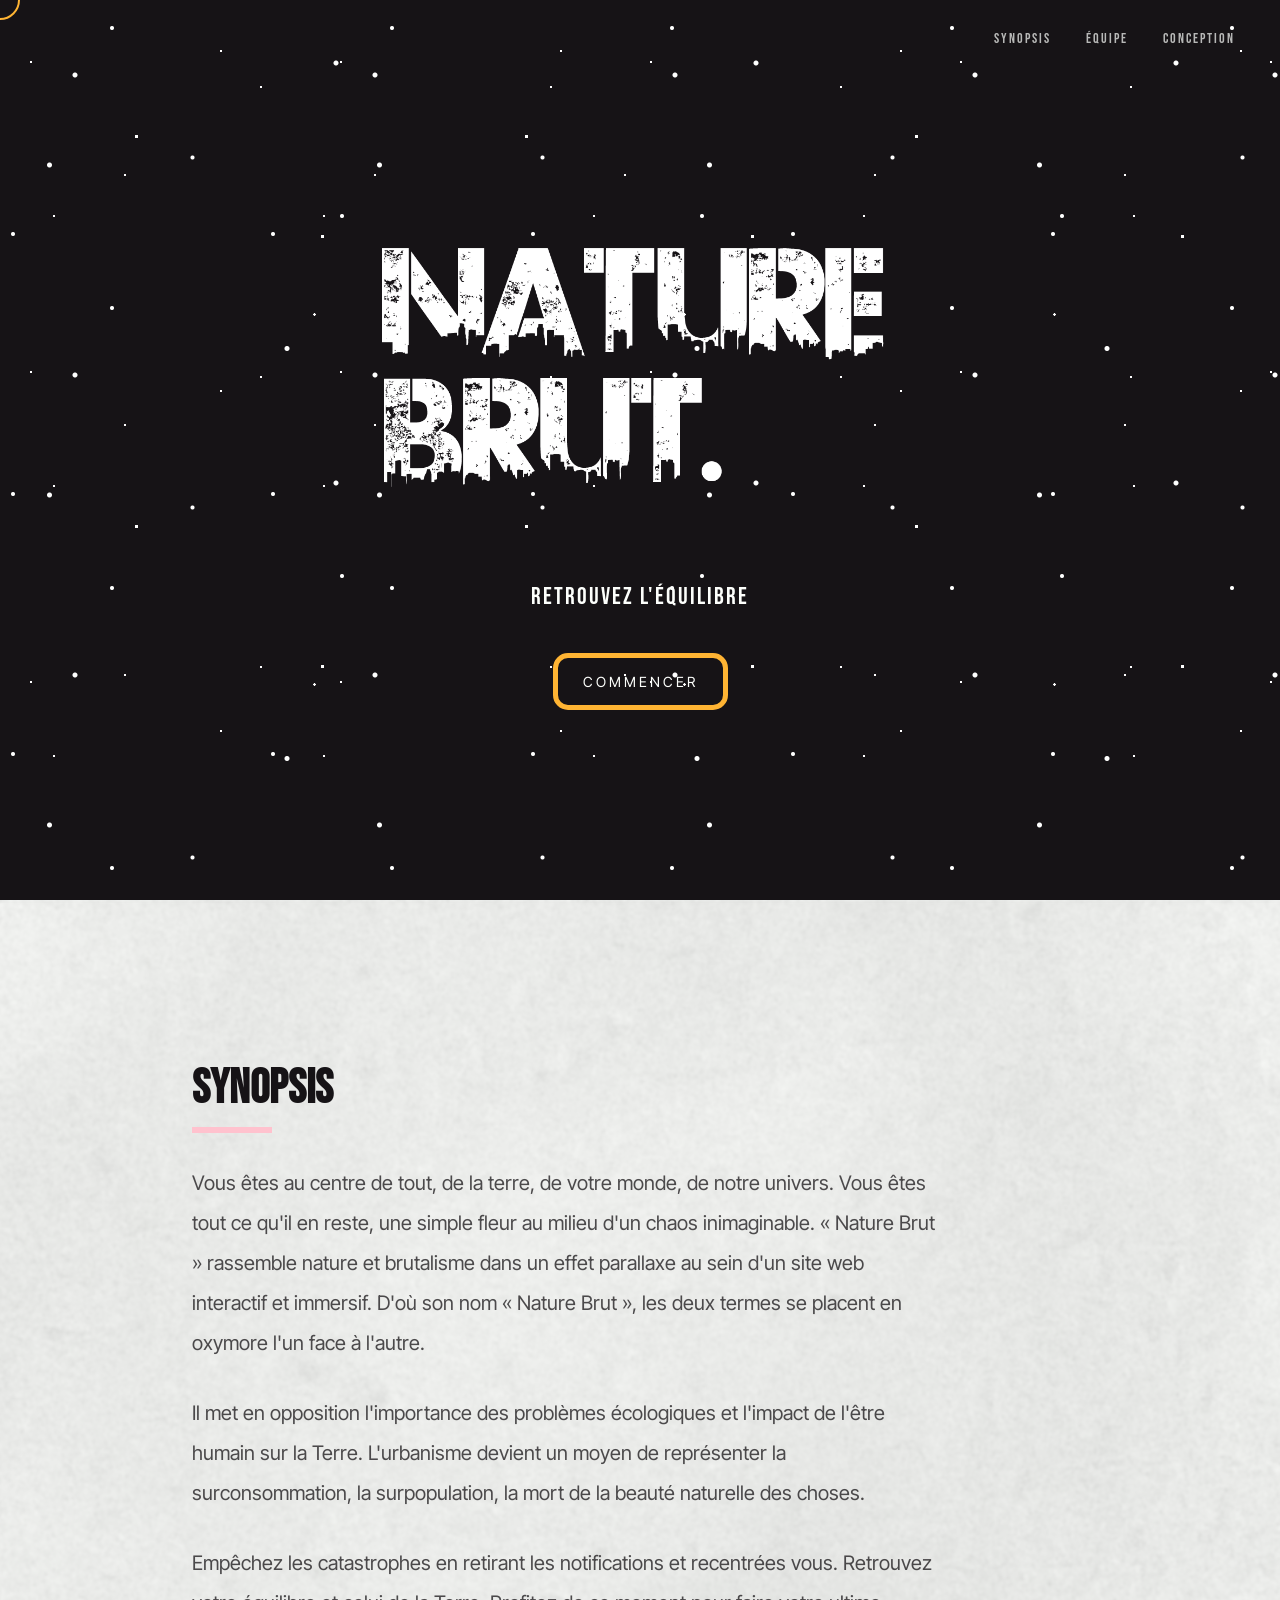
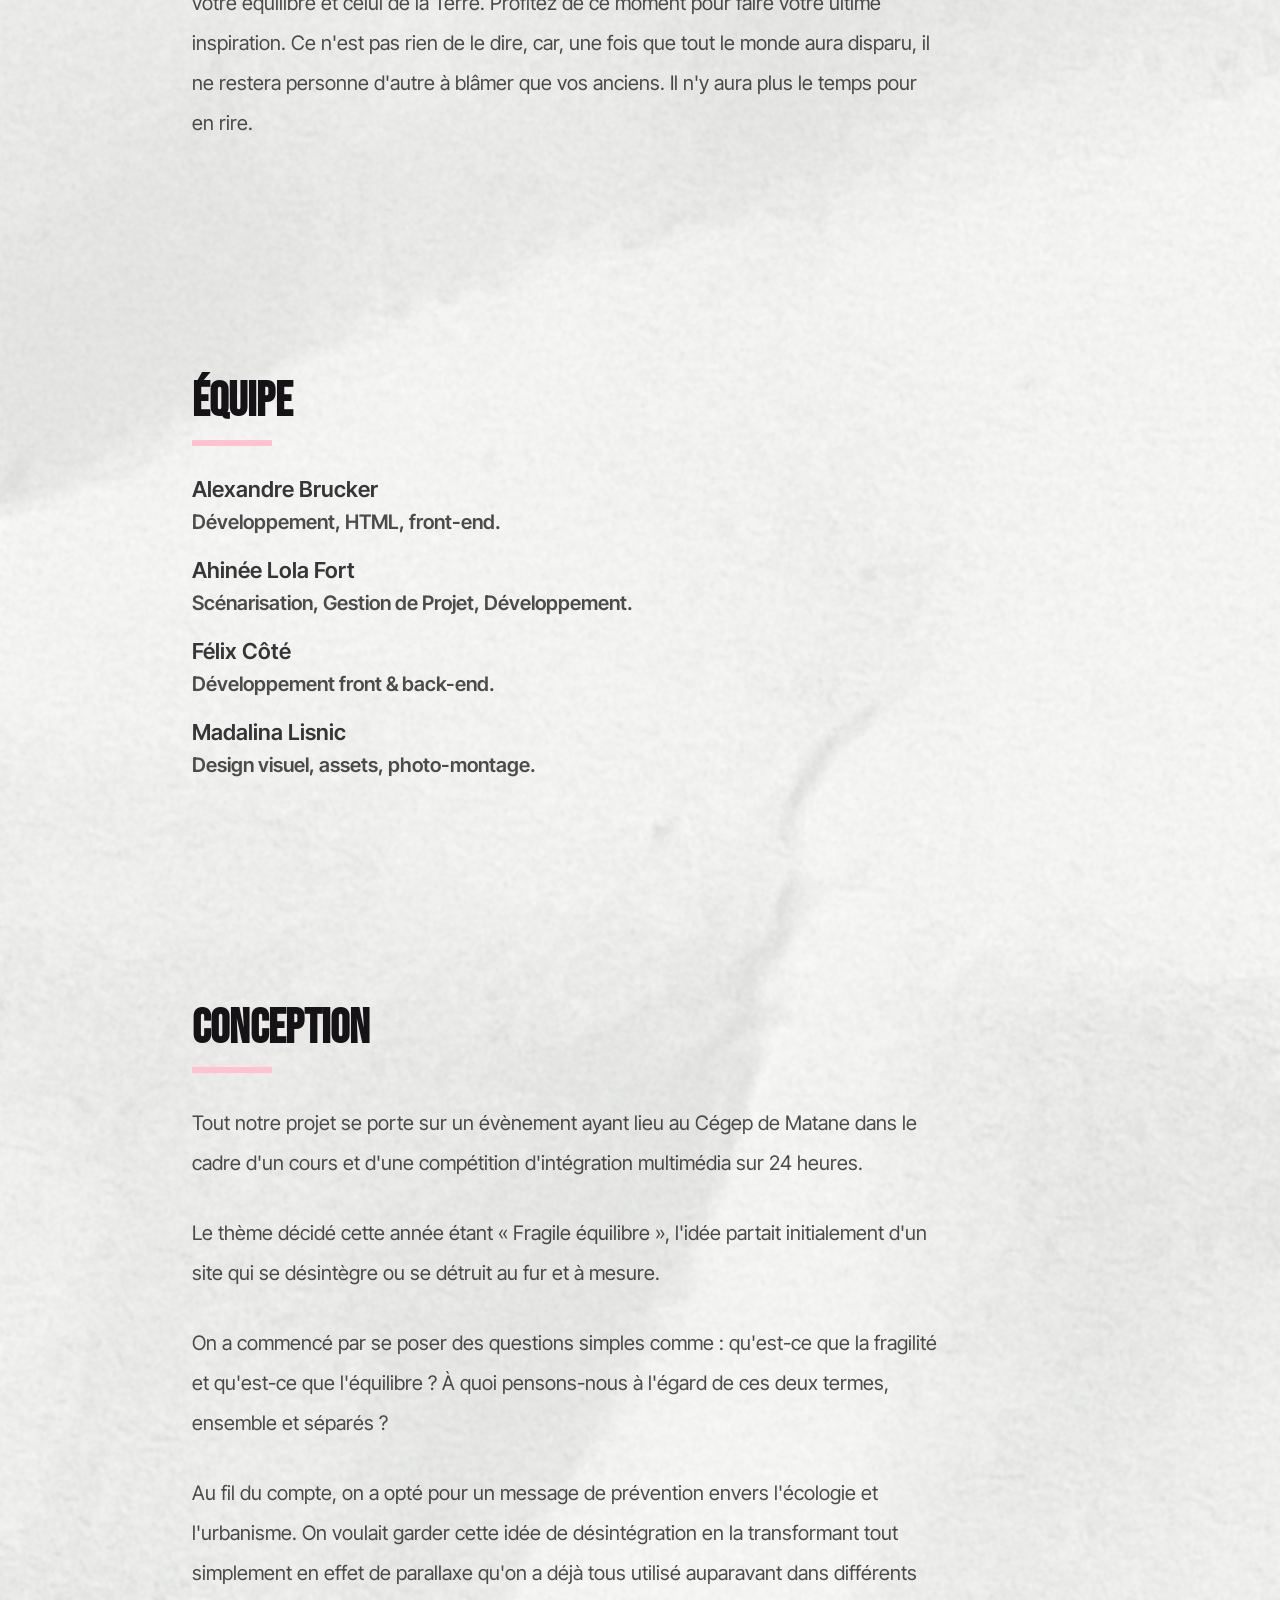
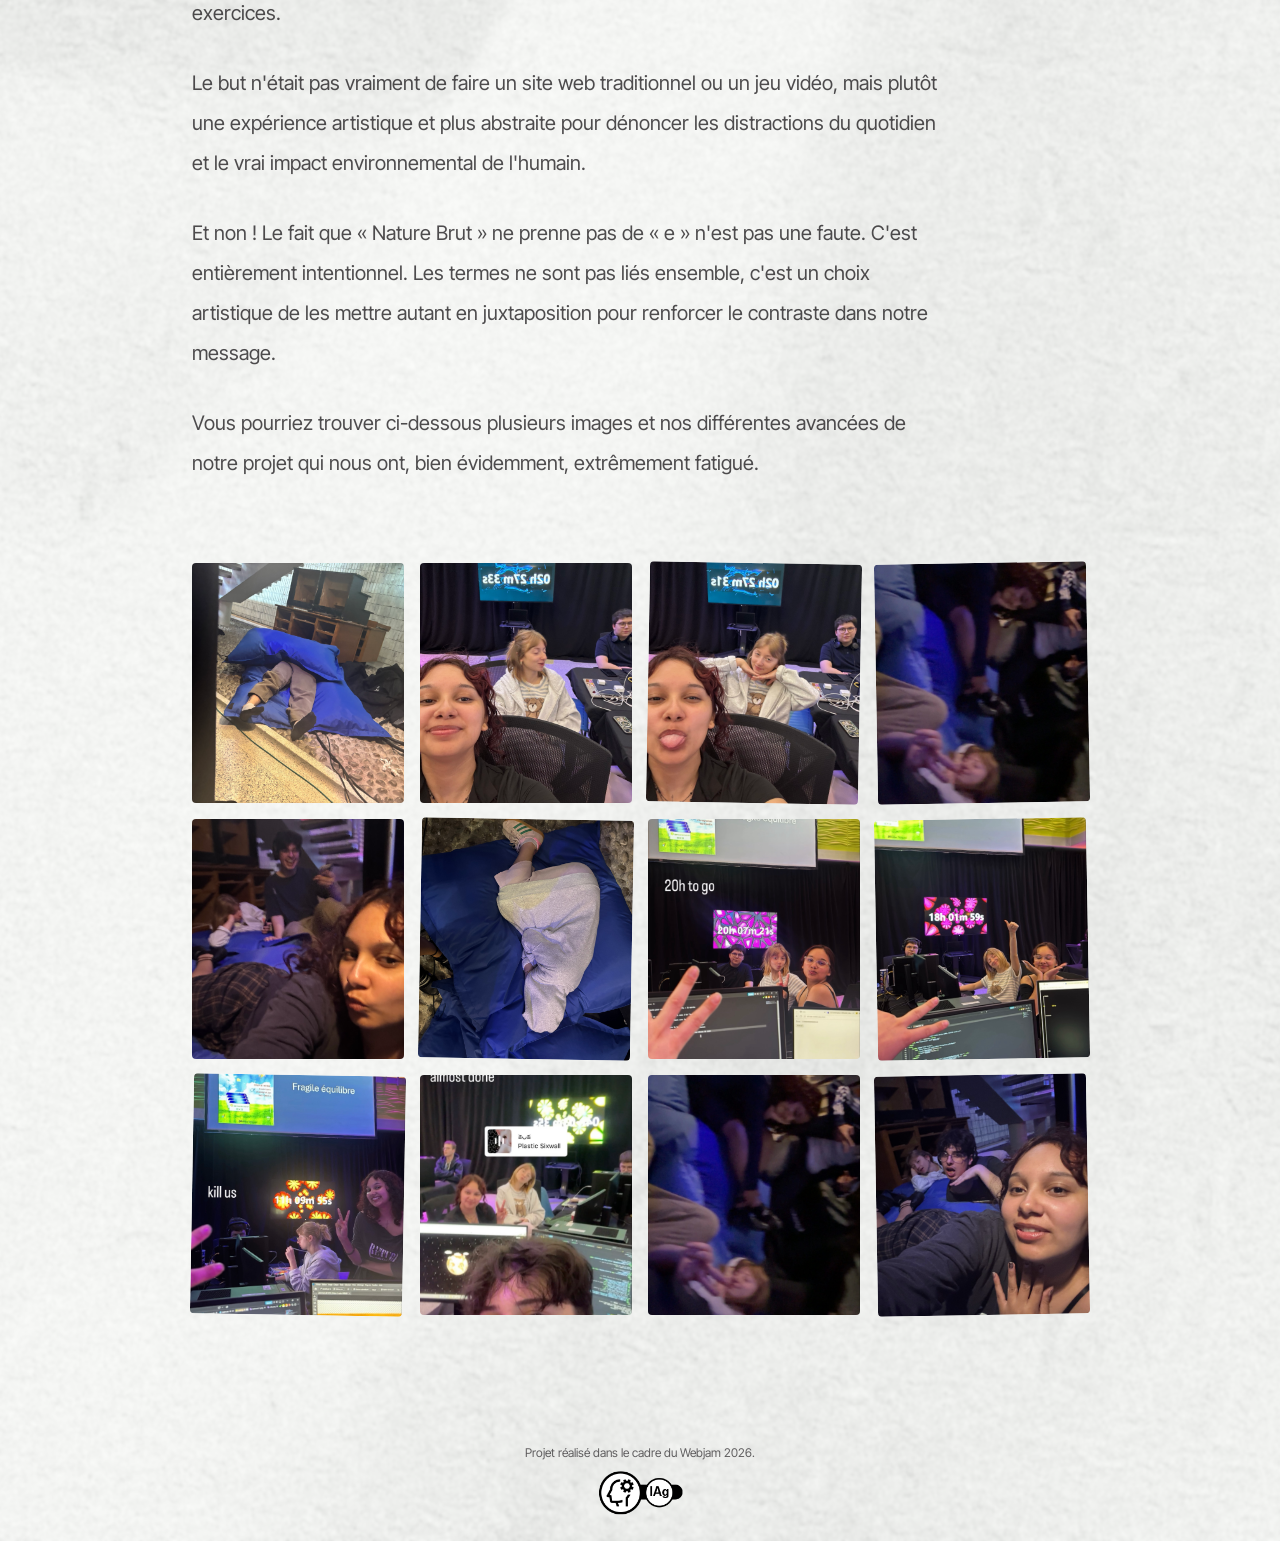
<file: index.html>
<!DOCTYPE html>
<html lang="fr">

<head>
    <meta charset="UTF-8">
    <meta name="viewport" content="width=device-width, initial-scale=1.0">
    <title>NATURE BRUT</title>
    <link rel="stylesheet" href="main.css">
    <link rel="stylesheet" href="commun.css">
    <script src="./scripts/transition.js" defer></script></head>

<body>
    <!-- overlay video decoratif -->
    <div class="overlay">
        <video src="./images/overlay.mp4" autoplay muted loop playsinline></video>
    </div>

    <div class="etoiles"></div>

    <header class="site-header">
        <nav class="main-nav" aria-label="Navigation principale">
            <a href="#synopsis">Synopsis</a>
            <a href="#equipe">Équipe</a>
            <a href="#conception">Conception</a>
        </nav>
    </header>

    <main>

        <section class="hero" id="accueil">

            <div class="hero-content">
                <h1 class="reveal logo-title">
                    <img src="images/logo-blanc.png" alt="Nature Brut" class="hero-logo titre-anim">
                </h1>
                <p class="subtitle reveal reveal-delay">Retrouvez l'équilibre</p>
                <a href="jeu.html" class="start-button">
                    Commencer
                </a>
            </div>
        </section>

        <div class="contenu-clair">

            <section id="synopsis" class="info-section">
                <h2 class="reveal">Synopsis</h2>

                <p class="reveal reveal-delay">
                    Vous êtes au centre de tout, de la terre, de votre monde, de notre univers. Vous êtes tout ce qu'il en reste, une simple fleur au milieu d'un chaos inimaginable. « Nature Brut » rassemble nature et brutalisme dans un effet parallaxe au sein d'un site web interactif et immersif. D'où son nom « Nature Brut », les deux termes se placent en oxymore l'un face à l'autre.
                </p>

                <p class="reveal reveal-delay">
                    Il met en opposition l'importance des problèmes écologiques et l'impact de l'être humain sur la Terre. L'urbanisme devient un moyen de représenter la surconsommation, la surpopulation, la mort de la beauté naturelle des choses.
                </p>

                <p class="reveal reveal-delay">
                    Empêchez les catastrophes en retirant les notifications et recentrées vous. Retrouvez votre équilibre et celui de la Terre. Profitez de ce moment pour faire votre ultime inspiration. Ce n'est pas rien de le dire, car, une fois que tout le monde aura disparu, il ne restera personne d'autre à blâmer que vos anciens. Il n'y aura plus le temps pour en rire.
                </p>


            </section>


            <section id="equipe" class="info-section">
                <h2 class="reveal">Équipe</h2>

                <ul>
                    <li class="reveal reveal-delay">Alexandre Brucker
                        <p>Développement, HTML, front-end.</p>
                    </li>
                    <li class="reveal reveal-delay-2">Ahinée Lola Fort 
                        <p>Scénarisation, Gestion de Projet, Développement.</p>
                    </li>
                    <li class="reveal reveal-delay-3">Félix Côté
                        <p>Développement front & back-end.</p>
                    </li>
                    <li class="reveal reveal-delay-4">Madalina Lisnic
                        <p>Design visuel, assets, photo-montage.</p>
                    </li>
                </ul>
            </section>

              <section id="conception" class="info-section">
                <h2 class="reveal">Conception</h2>
                <ul>
                    <p class="reveal reveal-delay">Tout notre projet se porte sur un évènement ayant lieu au Cégep de Matane dans le cadre d'un cours et d'une compétition d'intégration multimédia sur 24 heures.</p>
                        
                        <p class="reveal reveal-delay">Le thème décidé cette année étant « Fragile équilibre », l'idée partait initialement d'un site qui se désintègre ou se détruit au fur et à mesure.</p>

                       <p class="reveal reveal-delay">On a commencé par se poser des questions simples comme : qu'est-ce que la fragilité et qu'est-ce que l'équilibre ? À quoi pensons-nous à l'égard de ces deux termes, ensemble et séparés ?</p>
                         
                        <p class="reveal reveal-delay">Au fil du compte, on a opté pour un message de prévention envers l'écologie et l'urbanisme. On voulait garder cette idée de désintégration en la transformant tout simplement en effet de parallaxe qu'on a déjà tous utilisé auparavant dans différents exercices.</p>
                         
                       <p class="reveal reveal-delay">Le but n'était pas vraiment de faire un site web traditionnel ou un jeu vidéo, mais plutôt une expérience artistique et plus abstraite pour dénoncer les distractions du quotidien et le vrai impact environnemental de l'humain.</p>
                         
                      <p class="reveal reveal-delay">Et non ! Le fait que « Nature Brut » ne prenne pas de « e » n'est pas une faute. C'est entièrement intentionnel. Les termes ne sont pas liés ensemble, c'est un choix artistique de les mettre autant en juxtaposition pour renforcer le contraste dans notre message.</p>
                       
                        <p class="reveal reveal-delay">Vous pourriez trouver ci-dessous plusieurs images et nos différentes avancées de notre projet qui nous ont, bien évidemment, extrêmement fatigué.</p>
                </ul>
                <div class="mini-galerie reveal reveal-delay">

                    <img src="images/1.jpg" alt="Conception du projet pendant le Webjam">
                    <img src="images/2.jpg" alt="Équipe pendant le Webjam">
                    <img src="images/3.jpg" alt="Équipe pendant le Webjam">
                    <img src="images/4.jpg" alt="Travail sur le projet">
                    <img src="images/5.jpg" alt="Travail en équipe">
                    <img src="images/6.jpg" alt="Pause pendant le Webjam">
                    <img src="images/7.jpg" alt="Avancement du projet">
                    <img src="images/8.jpg" alt="Avancement du projet">
                    <img src="images/9.jpg" alt="Travail pendant le Webjam">
                    <img src="images/10.jpg" alt="Équipe devant le projet">
                    <img src="images/11.jpg" alt="Travail pendant la nuit">
                    <img src="images/12.jpg" alt="Équipe pendant le Webjam">

                </div>
            </section>

            <footer class="site-footer">
                <p>Projet réalisé dans le cadre du Webjam 2026.</p>

                <img src="images/ia.png" alt="Mention d'utilisation de l'intelligence artificielle" class="ia-logo">
            </footer>

        </div>

    </main>



    <!-- pour les éléments à faire apparaître au scroll -->
    <script>
        const elements = document.querySelectorAll(".reveal");
        const observer = new IntersectionObserver((entries) => {
            entries.forEach((entry) => {

                if (entry.isIntersecting) {
                    entry.target.classList.add("visible");
                }

            });
        }, {
            threshold: 0.2
        });

        elements.forEach((element) => {
            observer.observe(element);
        });
    </script>


    <!-- pour le cercle autour du curseur -->
    <div class="cursor-circle"></div>

    <script>
        const cursorCircle = document.querySelector(".cursor-circle");

        let mouseX = 0;
        let mouseY = 0;

        let circleX = 0;
        let circleY = 0;
        document.addEventListener("mousemove", (event) => {
            mouseX = event.clientX;
            mouseY = event.clientY;
        });

        function animateCursor() {
            // mouvement fluide avec un léger retard
            circleX += (mouseX - circleX) * 0.12;
            circleY += (mouseY - circleY) * 0.12;

            cursorCircle.style.left = circleX + "px";
            cursorCircle.style.top = circleY + "px";

            requestAnimationFrame(animateCursor);
        }
        animateCursor();
    </script>

    <!-- Musique de fond de la page d'accueil -->
    <audio id="musique-accueil" src="./sons/fond_accueil.mp3" loop preload="auto"></audio>

    <script>
        const musiqueAccueil = document.getElementById("musique-accueil");

        // Volume assez faible pour rester en fond
        musiqueAccueil.volume = 0.3;

        let musiqueLancee = false;

        function lancerMusiqueAccueil() {
            if (musiqueLancee) {
                return;
            }

            musiqueLancee = true;
            musiqueAccueil.play().catch(() => {});
        }

        // Le navigateur demande une interaction avant d'autoriser le son
        window.addEventListener("pointerdown", lancerMusiqueAccueil, { once: true });
        window.addEventListener("keydown", lancerMusiqueAccueil, { once: true });
        window.addEventListener("wheel", lancerMusiqueAccueil, { once: true });
    </script>
</body>

</html>
</file>
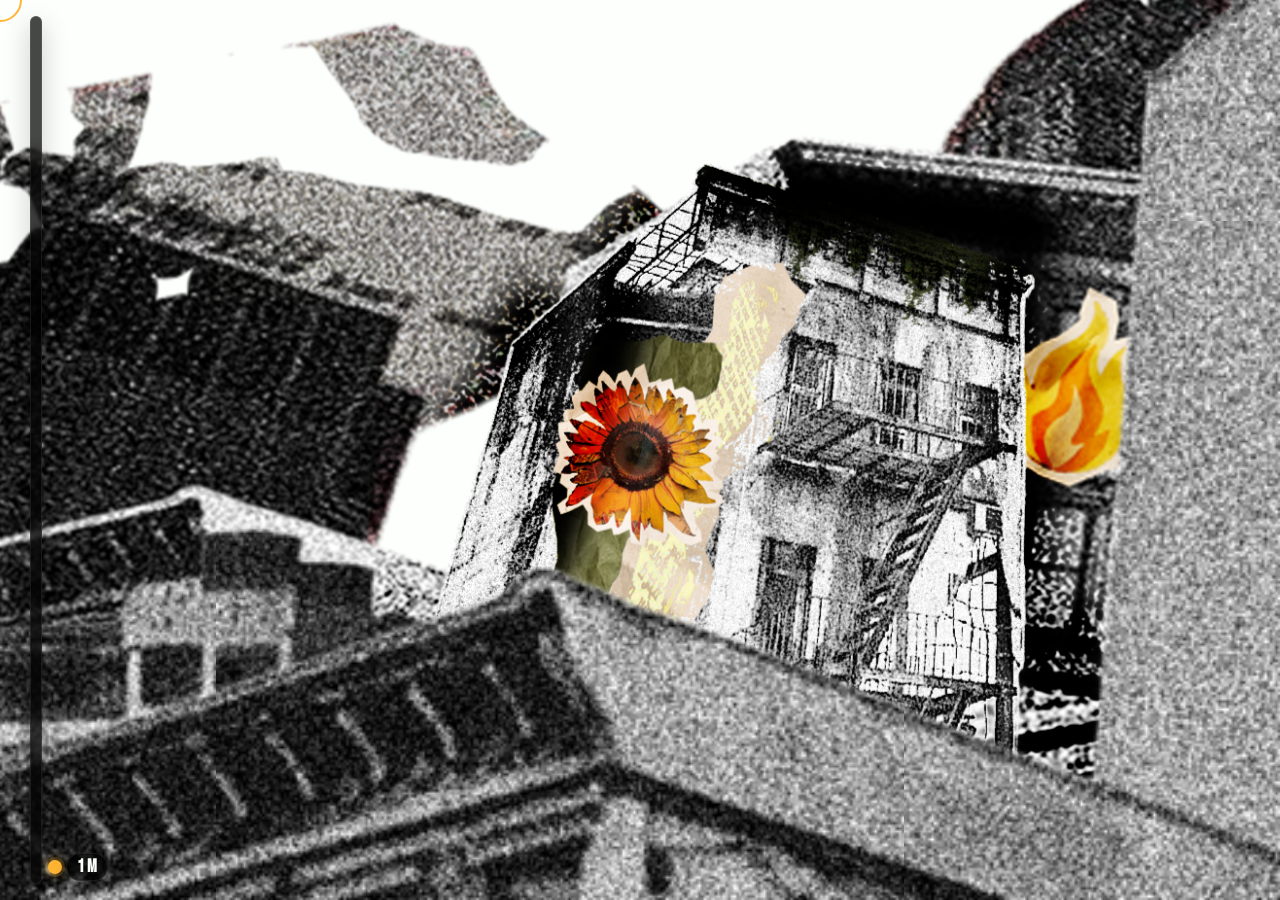
<file: jeu.html>
<!doctype html>
<html lang="fr">

  <head>
    <meta charset="UTF-8" />
    <meta name="viewport" content="width=device-width, initial-scale=1.0" />
    <script src="./scripts/main.js" defer></script>
    <script src="./scripts/transition.js" defer></script>
    <script src="./scripts/notifications.js" defer></script>
    <script src="./scripts/video.js" defer></script>
    <script src="./scripts/animation.js" defer></script>
    <script src="./scripts/son.js"></script>
    <link rel="stylesheet" href="./jeu.css" />
    <link rel="stylesheet" href="./commun.css" />
  <link rel="stylesheet" href="./notifications.css">
    <title>NATURE BRUT</title>
  </head>

  <body>
    <!-- overlay video decoratif -->
    <div class="overlay">
      <video src="./images/overlay.mp4" autoplay muted loop playsinline></video>
    </div>
    <!-- échelle d'altitude à gauche -->
    <div id="echelle">
      <div id="echelle-barre">
        <div id="echelle-curseur"><span id="echelle-altitude"></span></div>
      </div>
    </div>

    <!-- les couches, de la plus loin à la plus proche -->
    <div id="scene">
      <div id="couche-etoiles" class="couche etoiles"></div>
      <div id="couche-ciel" class="couche"></div>
      <div id="couche-texte" class="couche">RESPIRE</div>
      <div id="couche-planete" class="couche"></div>
      <!-- bâtisses derrière le sol, centrées sur le milieu du haut du sol -->
      <div id="couche-batisse" class="couche"></div>
      <div id="couche-sol" class="couche"></div>
      <!-- batiment pour blender, en avant du sol -->
      <div id="couche-filler" class="couche"></div>
    <!-- nuages et satellites animés (scripts/animation.js), collés sur la planète,
         en avant de la ville pour cacher sa disparition -->
    <div id="couche-orbite" class="couche">
      <div id="nuages-1" class="animation" data-dossier="./images/animation-nuage/"></div>
      <div id="nuages-2" class="animation" data-dossier="./images/animation-nuage/"></div>
      <div id="satellite-1" class="animation" data-dossier="./images/animation-satelite/"></div>
      <div id="satellite-2" class="animation" data-dossier="./images/animation-satelite/"></div>
      <!-- l'avion ne bouge pas, c'est juste une image -->
      <div id="avion"></div>
    </div>
  </div>
    <div id="notifications"></div>
    <!-- Écran de fin : apparaît quand on arrive à 10 000 km -->
    <div id="fin-experience" class="fin-experience">
      <p>Retrouvez l'équilibre.</p>
    </div>

  </body>

<!-- pour le cercle autour du curseur -->
<div class="cursor-circle"></div>

  <script>
    const cursorCircle = document.querySelector(".cursor-circle");

    let mouseX = 0;
    let mouseY = 0;

    let circleX = 0;
    let circleY = 0;
    document.addEventListener("mousemove", (event) => {
      mouseX = event.clientX;
      mouseY = event.clientY;
    });

    function animateCursor() {
      // mouvement fluide avec un léger retard
      circleX += (mouseX - circleX) * 0.12;
      circleY += (mouseY - circleY) * 0.12;

      cursorCircle.style.left = circleX + "px";
      cursorCircle.style.top = circleY + "px";

      requestAnimationFrame(animateCursor);
    }
    animateCursor();
  </script>

</html>
</file>
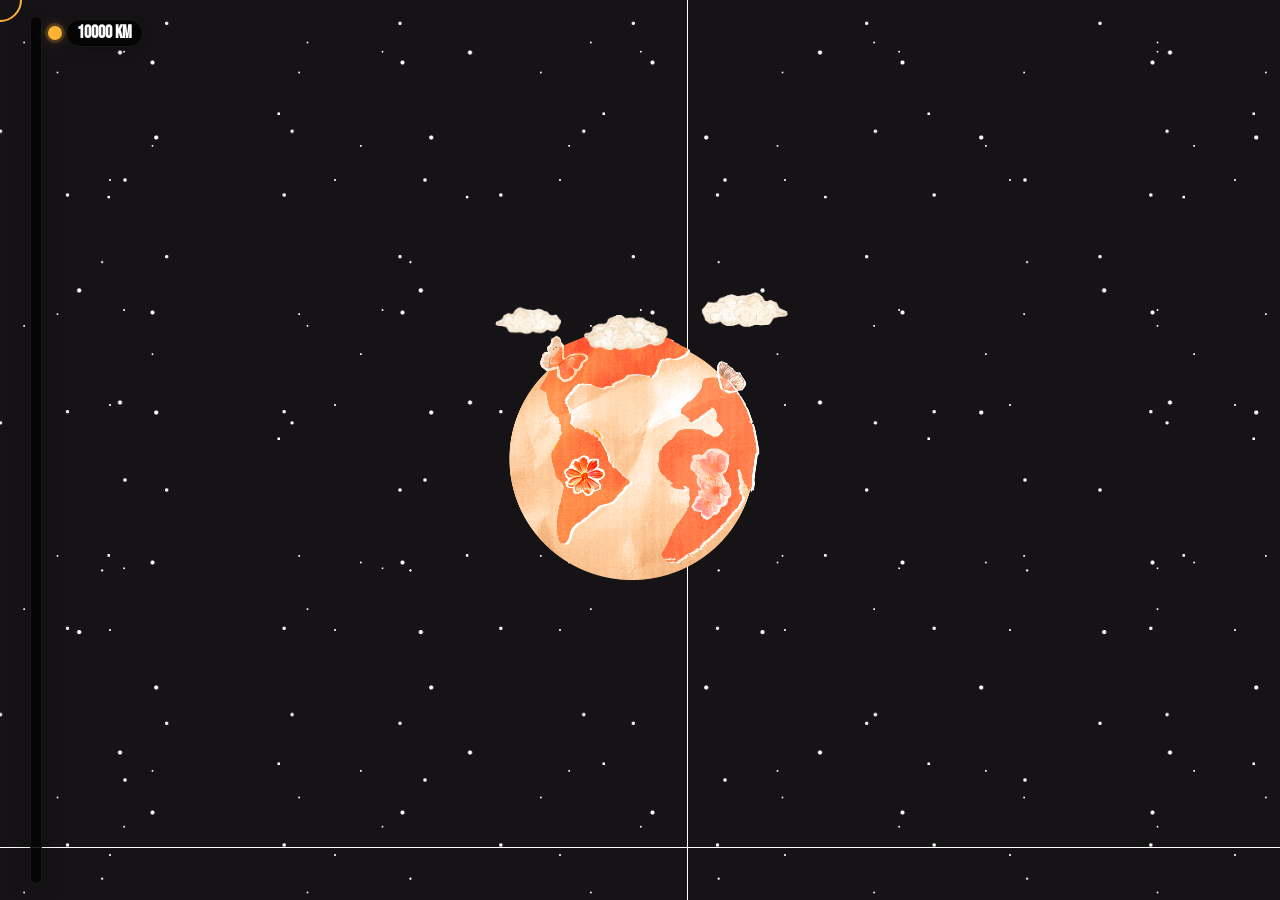
<file: retour.html>
<!doctype html>
<html lang="fr">

  <head>
    <meta charset="UTF-8" />
    <meta name="viewport" content="width=device-width, initial-scale=1.0" />
    <script src="./scripts/retour.js" defer></script>
    <script src="./scripts/transition.js" defer></script>
    <script src="./scripts/video.js" defer></script>
    <script src="./scripts/animation.js" defer></script>
    <script src="./scripts/son-retour.js" defer></script>
    <link rel="stylesheet" href="./retour.css" />
    <link rel="stylesheet" href="./commun.css" />
    <title>NATURE BRUT</title>
  </head>

  <body>
    <!-- overlay video decoratif -->
    <div class="overlay">
      <video src="./images/overlay.mp4" autoplay muted loop playsinline></video>
    </div>
    <!-- échelle d'altitude à gauche -->
    <div id="echelle">
      <div id="echelle-barre">
        <div id="echelle-curseur"><span id="echelle-altitude"></span></div>
      </div>
    </div>

    <!-- les couches, de la plus loin à la plus proche -->
    <div id="scene">
      <div id="couche-etoiles" class="couche etoiles"></div>
      <div id="couche-ciel" class="couche"></div>
      <div id="couche-planete" class="couche"></div>
      <!-- bâtisses derrière le sol, centrées sur le milieu du haut du sol -->
      <div id="couche-batisse" class="couche"></div>
      <div id="couche-sol" class="couche"></div>
      <!-- batiment pour blender, en avant du sol -->
      <div id="couche-filler" class="couche"></div>
    <!-- nuages animés (scripts/animation.js), collés sur la planète,
         en avant de la ville pour cacher son apparition -->
    <div id="couche-orbite" class="couche">
      <div id="nuages-1" class="animation" data-dossier="./images/animation-nuage/"></div>
      <div id="nuages-2" class="animation" data-dossier="./images/animation-nuage/"></div>
    </div>
  </div>
    <!-- Écran de fin : apparaît quand on est revenu au sol -->
    <div id="fin-experience" class="fin-experience">
      <!-- le vol (la boîte) et le battement d'ailes (l'image) sont deux animations de retour.css -->
      <div class="papillon-vol">
        <img src="./images/extra/papillon-frame1.png" alt="" />
      </div>
      <p>Équilibre rétabli</p>
    </div>

  </body>

<!-- pour le cercle autour du curseur -->
<div class="cursor-circle"></div>

  <script>
    const cursorCircle = document.querySelector(".cursor-circle");

    let mouseX = 0;
    let mouseY = 0;

    let circleX = 0;
    let circleY = 0;
    document.addEventListener("mousemove", (event) => {
      mouseX = event.clientX;
      mouseY = event.clientY;
    });

    function animateCursor() {
      // mouvement fluide avec un léger retard
      circleX += (mouseX - circleX) * 0.12;
      circleY += (mouseY - circleY) * 0.12;

      cursorCircle.style.left = circleX + "px";
      cursorCircle.style.top = circleY + "px";

      requestAnimationFrame(animateCursor);
    }
    animateCursor();
  </script>

</html>
</file>
<file: main.css>
@import url('https://fonts.googleapis.com/css2?family=Inter+Tight:ital,wght@0,100..900;1,100..900&display=swap');

* {
    box-sizing: border-box;
}

html {
    scroll-behavior: smooth;
}

body {
    margin: 0;
    background: var(--onyx);
    color: var(--porcelaine);
    font-family: "Bebas Neue", Arial, sans-serif; /* les titres ; les textes sont en Inter Tight */
}

/* Étoiles : le dessin et les animations sont dans commun.css, ici juste le placement */

.etoiles {
    position: fixed;
    inset: 0;
    z-index: -1;
}

/* Navigation */

.site-header {
    position: fixed;
    top: 0;
    left: 0;
    width: 100%;
    padding: 30px 45px;
    z-index: 10;
}

.main-nav {
    display: flex;
    justify-content: flex-end;
    gap: 35px;
}

.main-nav a {
    color: var(--porcelaine);
    text-decoration: none;
    text-transform: uppercase;
    font-size: 14px;
    letter-spacing: 2px;
    opacity: 0.7;
    transition:
        opacity 0.3s ease,
        transform 0.3s ease;
}

.main-nav a:hover {
    opacity: 1;
    transform: translateY(-2px);
}

/* Menu principal */

.hero {
    min-height: 100vh;
    display: flex;
    align-items: center;
    justify-content: center;
    text-align: center;
}

.hero-content {
    display: flex;
    flex-direction: column;
    align-items: center;
    gap: 22px;
}

.hero h1 {
    margin: 0;
    font-size: 90px;
    font-weight: 700;
    letter-spacing: 18px;
}

.logo-title {
    margin: 0;
}

.hero-logo {
    display: block;
    width: min(520px, 80vw);
    height: auto;
}

.subtitle {
    margin: 0;
    color: var(--porcelaine);
    font-size: 24px;
    letter-spacing: 2px;
}

/* Bouton commencer */

.start-button {
    margin-top: 20px;
    padding: 15px 25px;
    border: 5px solid var(--or);
    color: var(--porcelaine);
    background: transparent;
    text-decoration: none;
    text-transform: uppercase;
    font-family: "Inter Tight", Arial, sans-serif;
    font-size: 14px;
    letter-spacing: 3px;
    border-radius: 15px;

    transition:
        background 0.5s ease,
        color 0.5s ease,
        transform 0.5s ease;
}

.start-button:hover {
    background: var(--porcelaine);
    color: var(--onyx);
    border: 5px solid var(--porcelaine);
}

/* Synopsis et équipe */
/* Le contenu reste au-dessus de la texture */

.info-section {
    position: relative;
    z-index: 1;
    display: flex;
    flex-direction: column;
    justify-content: center;
    padding-top: 100px;
    padding-bottom: 100px;
    padding-left: 15%;
    padding-right: 15%;
}

.info-section h2 {
    margin-top: 0;
    margin-right: 0;
    margin-bottom: 30px;
    margin-left: 0;
    color: var(--onyx);
    font-size: 48px;
    text-transform: uppercase;
}

/* petite barre rose sous les titres */
.info-section h2::after {
    content: "";
    display: block;
    width: 80px;
    height: 6px;
    margin-top: 10px;
    background: var(--rose);
}

.info-section p {
    max-width: 750px;
    margin: 0;
    font-family: "Inter Tight", Arial, sans-serif;
    color: rgba(22, 19, 22, 0.75);
    font-size: 20px;
    line-height: 2;
}

.info-section ul {
    margin: 0;
    padding: 0;
    list-style: none;
}

.info-section li {
    margin-bottom: 15px;
    color: rgba(22, 19, 22, 0.85);
    font-family: "Inter Tight", Arial, sans-serif;
    font-weight: 600;
    font-size: 22px;
}

/* Apparition au scroll */
#synopsis p,
#conception p{
    margin-bottom: 30px;
}

.reveal {
    opacity: 0;
    transform: translateY(40px);

    transition:
        opacity 0.8s ease,
        transform 0.8s ease;
}

.reveal.visible {
    opacity: 1;
    transform: translateY(0);
}

/* Délai entre les éléments */

.reveal-delay {
    transition-delay: 0.15s;
}

.reveal-delay-2 {
    transition-delay: 0.3s;
}

.reveal-delay-3 {
    transition-delay: 0.45s;
}

.reveal-delay-4 {
    transition-delay: 0.6s;
}

/* Partie claire après le menu */

.contenu-clair {
    position: relative;
    padding-top: 60px; /* un peu d'espace entre le menu et le contenu */
    background-color: var(--porcelaine);
    color: var(--onyx);
    overflow: hidden;
}

/* Texture papier */

.contenu-clair::before {
    content: "";
    position: absolute;
    top: 0;
    left: 0;
    width: 100%;
    height: 100%;
    background-image: url("images/papier.png");
    background-repeat: no-repeat;
    background-size: cover;
    background-position: center;
    opacity: 0.4;
    pointer-events: none;
}

/* Animation du titre */

.titre-anim {
    display: inline-block;
    animation: titreAnim 8s ease-in-out infinite;
}

@keyframes titreAnim {
    0% {
        transform: scale(1);
    }

    50% {
        transform: scale(1.05);
    }

    100% {
        transform: scale(1);
    }
}

/* si l'utilisateur a activé l'option qui demande de réduire les animations, on arrête l'animation du titre
(celles des étoiles sont arrêtées dans commun.css). */

@media (prefers-reduced-motion: reduce) {
    .titre-anim {
        animation: none;
    }
}

/* Footer */

.site-footer {
    position: relative;
    z-index: 1;

    display: flex;
    flex-direction: column;
    align-items: center;

    gap: 10px;

    padding-top: 30px;
    padding-bottom: 25px;

    color: rgba(22, 19, 22, 0.65);

    text-align: center;
    font-family: "Inter Tight", Arial, sans-serif;
    font-size: 12px;
}

.site-footer p {
    margin: 0;
}

.ia-logo {
    width: 85px;
    height: auto;
    object-fit: contain;
}

/* Mini galerie */

.mini-galerie {
    width: 100%;
    margin-top: 50px;

    display: grid;
    grid-template-columns: repeat(4, 1fr);
    gap: 16px;
}

.mini-galerie img {
    width: 100%;
    height: 240px;

    object-fit: cover;

    display: block;
    border-radius: 4px;

    transition:
        transform 0.35s ease,
        filter 0.35s ease;
}

.mini-galerie img:hover {
    filter: contrast(1.05);
}




.mini-galerie img:nth-child(3n) {
    transform: rotate(1deg);
}

.mini-galerie img:nth-child(4n) {
    transform: rotate(-1deg);
}

.mini-galerie img:hover {
    transform: scale(1.03) rotate(0deg);
}
</file>
<file: commun.css>
/* Styles partagés par l'accueil et le jeu */

/* La police du site (titres et textes), le fichier est dans fonts/ */
@font-face {
    font-family: "Bebas Neue";
    src: url("./fonts/BebasNeue-Regular.ttf");
}

/* Les couleurs de base du site */
:root {
    --porcelaine: #FDFFFC;
    --rose: #FFC2CE;
    --onyx: #161316;
    --or: #FFB433;
}

/* Fondu entre les pages */

/* chaque page apparaît en fondu quand elle se charge */
body {
    font-family: "Bebas Neue", Arial, sans-serif; /* Arial en attendant que Bebas Neue charge */
    animation: fondu-entree 0.5s ease both;
    overflow-x: hidden; /* pour éviter un scroll horizontal quand le zoom est trop grand */
}

/* classe ajoutée par scripts/transition.js juste avant de changer de page */
body.fondu-sortie {
    animation: fondu-sortie 0.5s ease both;
}

@keyframes fondu-entree {
    from { opacity: 0; }
    to   { opacity: 1; }
}

@keyframes fondu-sortie {
    from { opacity: 1; }
    to   { opacity: 0; }
}

/* Étoiles */

.etoiles {
    background-color: var(--onyx);

    background-image:
        radial-gradient(circle at 10% 20%, white 1px, transparent 1.5px),
        radial-gradient(circle at 20% 80%, white 1px, transparent 1.5px),
        radial-gradient(circle at 35% 35%, white 1.5px, transparent 2px),
        radial-gradient(circle at 50% 70%, white 1px, transparent 1.5px),
        radial-gradient(circle at 65% 15%, white 1px, transparent 1.5px),
        radial-gradient(circle at 75% 55%, white 1.5px, transparent 2px),
        radial-gradient(circle at 90% 30%, white 1px, transparent 1.5px),
        radial-gradient(circle at 85% 85%, white 1px, transparent 1.5px);

    background-size:
        310px 310px,
        270px 270px,
        390px 390px,
        250px 250px,
        340px 340px,
        430px 430px,
        290px 290px,
        370px 370px;

    background-repeat: repeat;

    animation: derive 40s linear infinite;
}

/* Étoiles qui scintillent : deux couches à des rythmes différents */

/* ::before et ::after créent deux éléments supplémentaires
sans avoir besoin d'ajouter du HTML.

Ils sont placés par desus le fond étoilé principal*/

.etoiles::before,
.etoiles::after {
    content: "";
    position: absolute;
    inset: 0;
}

.etoiles::before {
    /* étoiles un peu plus grosses que celles de la couche principale */
    background-image:
        radial-gradient(circle at 15% 50%, white 2px, transparent 3px),
        radial-gradient(circle at 40% 10%, white 1.5px, transparent 2.5px),
        radial-gradient(circle at 70% 85%, white 2px, transparent 3px),
        radial-gradient(circle at 95% 60%, white 1.5px, transparent 2.5px);

    /* là aussi chaque étoile a une fréquence de répétition différente */
    background-size:
        330px 330px,
        280px 280px,
        410px 410px,
        360px 360px;

    /* varier l'opacité */
    animation: scintille 3s ease-in-out infinite alternate;
}

/* Deuxième couche d'étoiles */
.etoiles::after {
    background-image:
        radial-gradient(circle at 25% 25%, white 2px, transparent 3px),
        radial-gradient(circle at 55% 45%, white 1.5px, transparent 2.5px),
        radial-gradient(circle at 80% 15%, white 2px, transparent 3px),
        radial-gradient(circle at 5% 90%, white 1.5px, transparent 2.5px);

    background-size:
        300px 300px,
        350px 350px,
        420px 420px,
        260px 260px;
    /* cette couche scintille plus lentement */
    animation: scintille 5s ease-in-out infinite alternate;
    animation-delay: -2s;
}
/* Cercle autour du curseur */

.cursor-circle {
    position: fixed;
    width: 40px;
    height: 40px;
    border: 2px solid var(--or);
    border-radius: 50%;
    pointer-events: none;
    transform: translate(-50%, -50%);
    z-index: 9999;
}

/* Overlay video */
.overlay {
  position: absolute;

  top: 0;

  left: 0;

  width: 100%;

  height: 100%;

  z-index: 5; /* par-dessus #scene dans le jeu, sinon la scène la cache */

  display: flex;

  justify-content: center;

  align-items: center;

  mix-blend-mode: screen;

  pointer-events: none;

  opacity: 0.3;
}

/* la vidéo remplit tout l'écran, peu importe sa taille */
.overlay video {
  width: 100%;
  height: 100%;
  object-fit: cover;
}

@keyframes scintille {
    from { opacity: 0.1; }
    to   { opacity: 1; }
}

@keyframes derive {
    from {
        background-position: 0 0, 0 0, 0 0, 0 0, 0 0, 0 0, 0 0, 0 0;
    }

    /* Chaque background est déplacé de la taille de sa propre tuile.*/

    to {
        background-position:
            310px 310px,
            270px 270px,
            390px 390px,
            250px 250px,
            340px 340px,
            430px 430px,
            290px 290px,
            370px 370px;
    }
}

/* si l'utilisateur a activé l'option qui demande de réduire les animations, on arrête les animations. */

@media (prefers-reduced-motion: reduce) {
    body,
    body.fondu-sortie,
    .etoiles,
    .etoiles::before,
    .etoiles::after {
        animation: none;
    }
}
</file>
<file: jeu.css>
body {
  margin: 0;
  overflow: hidden; /* pas de scroll, la molette sert au zoom */
  background: var(--onyx); /* le fondu entre les pages se fait sur du noir */
}

/* La scène fait la taille des images (1920 x 1080) et reste centrée.
   C'est le js qui l'agrandit pour remplir l'écran. */
#scene {
  position: fixed;
  top: 50%;
  left: 50%;
  width: 1920px;
  height: 1080px;
  margin: -540px 0 0 -960px; /* la moitié de la taille, pour centrer */
}

/* Toutes les couches sont empilées au même endroit */
.couche {
  position: absolute;
  inset: 0;
  background-size: 100% 100%;
  background-repeat: no-repeat;
  transition:
    transform 0.2s,
    opacity 0.2s;
  /* dit au navigateur de garder la couche prête sur la carte graphique
     au lieu de la redessiner à chaque coup de molette (moins de lag) */
  will-change: transform, opacity;
}

#couche-texte {
  display:flex;
  align-items: center;
  justify-content: center;
  opacity: 0;
   transform: translateY(-160px); 
  pointer-events: none;
  user-select: none;
  color: var(--porcelaine);
  font-family: "Bebas Neue", Arial, sans-serif;
  font-weight: 900;
  font-size: 200px;
  letter-spacing: 0.05em;
}

.couche-cachee {
  display: none;
}

/* Couleurs et images de chaque couche */
#couche-etoiles {
  background-color: var(--onyx);
} /* les étoiles viennent de la classe .etoiles (commun.css) */
#couche-planete {
  background-color: rgba(0, 0, 128, 0);
  width: 300px;
  height: 300px;
  border-radius: 50%;  
  background-image: url(./images/planet/planet-leger.png);
}
#couche-ciel {
  background-color: var(--porcelaine);
  width: 400px; /* plus grand que la planète, sinon il est caché derrière */
  height: 400px;
  border-radius: 50%;
  filter: blur(10px); /* le ciel est un halo flou autour de la planète */  

}
#couche-sol {
  background-color: rgba(240, 230, 140, 0);
  /* les images "-leger" sont des copies plus petites des originales (5760px de large),
     trop lourdes pour le navigateur */
  background-image: url(./images/planet/ville-leger.png);
}

/* Bâtiments en avant du sol, pour remplir le milieu.
   L'image a la même forme que la scène, donc elle la couvre au complet comme le sol */
#couche-filler {
  background-image: url(./images/planet/filler-leger.png);
  /* 10% plus grand que la scène : la couche dépasse de 5% de chaque côté
     (54px en haut et en bas, 96px à gauche et à droite), donc son milieu reste
     au milieu du sol et l'image n'est pas coupée.
     Si on change ces chiffres, changer aussi le 54px du transform-origin plus bas */
  inset: -54px -96px;
}

/* Bâtisses derrière le sol.
   C'est une couche à part pour pouvoir rester nette plus longtemps que le sol */
#couche-batisse {
  background-image: url(./images/batiments/batiment-complet.png);
  /* La couche fait toute la scène, comme le sol, et c'est l'image qu'on place dedans.
     Comme ça la bâtisse grossit exactement comme le sol et reste alignée avec lui.
     Pour la déplacer ou la grossir, changer seulement ces deux lignes */
  background-size: 70% 70%;
  background-position: 192px 27px; /* gauche, haut */
}

/* Tout est accroché au même point : l'horizon du sol = le haut de la planète */
:root {
  --horizon: 50%; /* hauteur du sol à partir du haut, modifiée par le js */
  /* de combien on descend la planète pour que son sommet reste
     au milieu de ville.png, calculé par le js */
  --decalage: 0px;
}

/* la bâtisse et le filler grossissent à partir du même point que le sol pour rester collés dessus */
#couche-sol,
#couche-filler,
#couche-batisse {
  transform-origin: center var(--horizon);
}

/* le filler commence 54px plus haut que la scène, alors son horizon est 54px plus bas dans la couche */
#couche-filler {
  transform-origin: center calc(var(--horizon) + 54px);
}

#couche-planete,
#couche-orbite {
  /* la couche des nuages et des satellites est une copie invisible de la planète :
     même place, même taille, même point de départ, donc elle reste collée dessus */
  /* le haut de la planète arrive au milieu de l'image du sol */
  inset: calc(var(--horizon) + var(--decalage)) auto auto calc(50% - 150px);
  /* grossit à partir de l'horizon, le même point que le sol */
  transform-origin: center calc(0px - var(--decalage));
}
/* Le ciel (400px) est un halo autour de la planète (300px) :
   il dépasse de 50px de chaque côté, soit (400 - 300) / 2 */
#couche-ciel {
  /* inset = haut, droite, bas, gauche
     haut   : 50px plus haut que l'horizon, pour dépasser au-dessus de la planète
     gauche : centré, on recule de la moitié de la largeur (400 / 2 = 200px)
     calc() fait le calcul, var() lit seulement la variable */
  inset: calc(var(--horizon) - 50px + var(--decalage)) auto auto calc(50% - 200px);
  /* grossit à partir de l'horizon (centré, à 50px du haut du ciel moins le décalage),
     le même point que la planète, sinon les deux se décalent pendant le zoom */
  transform-origin: center calc(50px - var(--decalage));
}

.cursor-circle {
  z-index: 5;
}

/* Échelle d'altitude */
#echelle {
  position: fixed;
  top: 16px;
  bottom: 16px;
  left: 30px;
  width: 10px;
  z-index: 30;
  background: rgba(0, 0, 0, 0.72);
  border: 1px solid rgba(255, 255, 255, 0.08);
  border-radius: 18px;
  backdrop-filter: blur(8px);
  box-shadow: 0 8px 24px rgba(0, 0, 0, 0.25);
}

/* la barre verticale */
#echelle-barre {
  position: absolute;
  top: 16px;
  bottom: 16px;
  left: 0px;
  width: 2px;
}

/* le point qui monte */
#echelle-curseur {
  position: absolute;
  left: 24px;
  width: 14px;
  height: 14px;
  border-radius: 50%;

  background: var(--or);
  box-shadow:
    0 0 0 3px rgba(255, 180, 51, 0.18),
    0 0 12px rgba(255, 180, 51, 0.35);

  transform: translate(-50%, 50%);
  transition: bottom 0.2s ease;
}

/* le texte de l'altitude */
#echelle-altitude {
  position: absolute;
  left: 18px;
  top: 50%;
  transform: translateY(-50%);

  display: inline-block;
  padding: 4px 10px;

  background: rgba(0, 0, 0, 0.72);
  border: 1px solid rgba(255, 255, 255, 0.08);
  border-radius: 999px;

  color: var(--porcelaine);
  font-family: "Bebas Neue", Arial, sans-serif;
  font-size: 18px;
  font-weight: 700;
  line-height: 1;
  white-space: nowrap;

  box-shadow: 0 4px 14px rgba(0, 0, 0, 0.2);
}




/* Message affiché à 10 000 km */

.fin-experience {
  position: fixed;
  inset: 0;
  z-index: 20;

  display: flex;
  justify-content: center;
  align-items: center;

  background: rgba(0, 0, 0, 0.45);
  backdrop-filter: blur(3px);

  opacity: 0;
  visibility: hidden;

  transition:
    opacity 1s ease,
    visibility 1s;
}


/* Classe ajoutée par le JS à zoom 10 */

.fin-experience.visible {
  opacity: 1;
  visibility: visible;
}

.fin-experience p {
  margin: 0;

  color: var(--porcelaine);
  font-size: 100px;
  letter-spacing: 2px;

  text-align: center;
}

/* Template d'animation 3 images (c'est scripts/animation.js qui change l'image).
   Chaque animation donne sa place et sa taille avec son id, ex. :
   #nuage { top: 100px; left: 200px; width: 300px; height: 200px; } */
.animation {
  position: absolute;
  background-size: contain; /* l'image au complet, sans la déformer */
  background-repeat: no-repeat;
  background-position: center;
}

/* La couche des nuages et des satellites : même boîte que la planète (300 x 300), mais vide.
   Les mesures de ses animations sont donc en pixels de la planète :
   left 150 = le milieu de la planète, top 0 = son sommet, top négatif = au-dessus */
#couche-orbite {
  width: 300px;
  height: 300px;
}

/* Les boîtes sont en 16:9 comme les images, et le dessin n'en remplit qu'une partie.
   La ville est posée sur le sommet de la planète : environ 70px de large, centrée à left 150 */

/* deux nuages : le plus bas des deux tombe pile sur la ville */
#nuages-1 {
  left: 85px;
  top: -80px;
  width: 260px;
  height: 146px;
}
/* les mêmes nuages, plus petits et retournés (scaleX(-1) = effet miroir) pour couvrir le côté gauche */
#nuages-2 {
  left: -25px;
  top: -54px;
  width: 200px;
  height: 112px;
  transform: scaleX(-1);
}
/* les satellites sont beaucoup plus haut : ils entrent dans l'écran seulement rendu dans l'espace */
#satellite-1 {
  left: 5px;
  top: -150px;
  width: 110px;
  height: 62px;
}
#satellite-2 {
  left: 215px;
  top: -200px;
  width: 80px;
  height: 45px;
  transform: scaleX(-1);
}
/* l'avion vole à gauche, plus haut que les nuages et plus bas que les satellites :
   il entre dans l'écran vers le zoom 6, avant eux */
#avion {
  position: absolute;
  left: 30px;
  top: -88px;
  width: 60px;
  height: 45px;
  background-image: url(./images/extra/avion.png);
  background-size: contain;
  background-repeat: no-repeat;
  animation: avion-voler 5s step-end infinite;
}

@keyframes avion-voler {
  0% {
    transform: translateX(0) translateY(0);
  }
  25% {
    transform: translateX(5px) translateY(-2.5px);
  }
  50% {
    transform: translateX(10px) translateY(-5px);
  }
  75% {
    transform: translateX(5px) translateY(-2.5px);
  }
  100% {
    transform: translateX(0) translateY(0);
  }
}
</file>
<file: notifications.css>
/* Notifications style iOS (affichées dans jeu.html) */

#notifications {
  position: fixed;
  inset: 0;
  z-index: 20;              /* par-dessus la scène (0), l'overlay (5) et l'échelle (10) */
  pointer-events: none;
}

.notif {
  pointer-events: auto;
  position: absolute;
  left: calc(50% + var(--dx, 0px));
  top: calc(50% + var(--dy, 0px));
  transform: translate(-50%, -50%);
  box-sizing: border-box;
  width: 330px;
  display: flex;
  flex-wrap: wrap;
  gap: 10px 12px;
  padding: 12px 14px;
  background: rgba(255, 255, 255, 0.72);
  backdrop-filter: blur(20px) saturate(180%);
  -webkit-backdrop-filter: blur(20px) saturate(180%);
  border: 1px solid rgba(255, 255, 255, 0.4);
  border-radius: 22px;
  box-shadow: 0 8px 30px rgba(0, 0, 0, 0.25);
  font-family: -apple-system, "SF Pro Text", "Helvetica Neue", Arial, sans-serif;
  color: #111;
  cursor: pointer;
  animation: notif-entree 1.2s cubic-bezier(0.2, 0.9, 0.3, 1.15) var(--delai, 0s) both;
}

.notif.sortie {
  animation: notif-sortie 0.2s ease-in forwards;
}

.notif-icone {
  flex-shrink: 0;
  width: 38px;
  height: 38px;
  border-radius: 9px;
  display: flex;
  align-items: center;
  justify-content: center;
  font-size: 22px;
}

.notif-icone.rond {
  border-radius: 50%;
}

.notif-contenu { flex: 1; }

.notif-entete {
  display: flex;
  justify-content: space-between;
  font-size: 12px;
  color: rgba(0, 0, 0, 0.5);
}

.notif-app   { text-transform: uppercase; letter-spacing: 0.03em; }
.notif-titre { font-size: 15px; font-weight: 600; margin-top: 2px; }
.notif-texte { font-size: 14px; color: #222; }

.notif-boutons {
  flex-basis: 100%;
  display: flex;
  justify-content: center;
  gap: 8px;
}

.bouton {
  flex: 1;
  text-align: center;
  padding: 7px 0;
  border-radius: 999px;
  font-size: 13px;
  font-weight: 600;
  color: #fff;
}

.refuser  { background: #ff3b30; }
.accepter { background: #34c759; }

/* noms préfixés par "notif-" pour ne pas se mélanger avec les animations de commun.css */
@keyframes notif-entree {
  from { transform: translate(-50%, calc(-50% - 30px)) scale(0.85); opacity: 0; }
  to   { transform: translate(-50%, -50%) scale(1); opacity: 1; }
}

@keyframes notif-sortie {
  from { transform: translate(-50%, -50%) scale(1); opacity: 1; }
  to   { transform: translate(-50%, calc(-50% - 70px)) scale(0.9); opacity: 0; }
}

/* si l'utilisateur a demandé de réduire les animations (comme dans commun.css) */
@media (prefers-reduced-motion: reduce) {
  .notif,
  .notif.sortie {
    animation: none;
  }
}
</file>
<file: retour.css>
body {
  margin: 0;
  overflow: hidden; /* pas de scroll, la molette sert au zoom */
  background: var(--onyx); /* le fondu entre les pages se fait sur du noir */
}

/* La scène fait la taille des images (1920 x 1080) et reste centrée.
   C'est le js qui l'agrandit pour remplir l'écran. */
#scene {
  position: fixed;
  top: 50%;
  left: 50%;
  width: 1920px;
  height: 1080px;
  margin: -540px 0 0 -960px; /* la moitié de la taille, pour centrer */
}

/* Toutes les couches sont empilées au même endroit */
.couche {
  position: absolute;
  inset: 0;
  background-size: 100% 100%;
  background-repeat: no-repeat;
  transition:
    transform 0.2s,
    opacity 0.2s;
  /* dit au navigateur de garder la couche prête sur la carte graphique
     au lieu de la redessiner à chaque coup de molette (moins de lag) */
  will-change: transform, opacity;
}

.couche-cachee {
  display: none;
}

/* Couleurs et images de chaque couche */
#couche-etoiles {
  background-color: var(--onyx);
} /* les étoiles viennent de la classe .etoiles (commun.css) */
#couche-planete {
  background-color: rgba(0, 0, 128, 0);
  width: 300px;
  height: 300px; 
  background-image: url(./images/planet2/planet2-leger.png);
}
#couche-ciel {
  background-color: var(--porcelaine);
  width: 400px; /* plus grand que la planète, sinon il est caché derrière */
  height: 400px;
  border-radius: 50%;
  filter: blur(10px); /* le ciel est un halo flou autour de la planète */  

}
#couche-sol {
  background-color: rgba(240, 230, 140, 0);
  /* les images "-leger" sont des copies plus petites des originales (5760px de large),
     trop lourdes pour le navigateur */
  background-image: url(./images/planet2/ville2-leger.png);
}

/* Bâtiments en avant du sol, pour remplir le milieu.
   L'image a la même forme que la scène, donc elle la couvre au complet comme le sol */
#couche-filler {
  background-image: url(./images/planet2/filler2-leger.png);
  /* 10% plus grand que la scène : la couche dépasse de 96px à gauche et à droite.
     En haut et en bas elle dépasserait de 54px, mais on la descend de 160px :
     elle commence donc 106px sous le haut de la scène (-54 + 160) et finit 214px sous le bas (54 + 160).
     Si on change ces chiffres, changer aussi le 106px du transform-origin plus bas */
  inset: 106px -96px -214px;
}

/* Bâtisses derrière le sol.
   C'est une couche à part pour pouvoir rester nette plus longtemps que le sol */
#couche-batisse {
  background-image: url(./images/batiments2/batiments-complet2-leger.png);
  /* La couche fait toute la scène, comme le sol, et c'est l'image qu'on place dedans.
     Comme ça la bâtisse grossit exactement comme le sol et reste alignée avec lui.
     Pour la déplacer ou la grossir, changer seulement ces deux lignes */
  background-size: 70% 70%;
  background-position: 192px -3px; /* gauche, haut */
}

/* Tout est accroché au même point : l'horizon du sol = le haut de la planète */
:root {
  --horizon: 50%; /* hauteur du sol à partir du haut, modifiée par le js */
  /* de combien on descend la planète pour que son sommet reste
     au milieu de ville.png, calculé par le js */
  --decalage: 0px;
}

/* la bâtisse et le filler grossissent à partir du même point que le sol pour rester collés dessus */
#couche-sol,
#couche-filler,
#couche-batisse {
  transform-origin: center var(--horizon);
}

/* le filler commence 106px plus bas que la scène, alors son horizon est 106px plus haut dans la couche */
#couche-filler {
  transform-origin: center calc(var(--horizon) - 106px);
}

#couche-planete,
#couche-orbite {
  /* la couche des nuages et des satellites est une copie invisible de la planète :
     même place, même taille, même point de départ, donc elle reste collée dessus */
  /* le haut de la planète arrive au milieu de l'image du sol */
  inset: calc(var(--horizon) + var(--decalage)) auto auto calc(50% - 150px);
  /* grossit à partir de l'horizon, le même point que le sol */
  transform-origin: center calc(0px - var(--decalage));
}
/* Le ciel (400px) est un halo autour de la planète (300px) :
   il dépasse de 50px de chaque côté, soit (400 - 300) / 2 */
#couche-ciel {
  /* inset = haut, droite, bas, gauche
     haut   : 50px plus haut que l'horizon, pour dépasser au-dessus de la planète
     gauche : centré, on recule de la moitié de la largeur (400 / 2 = 200px)
     calc() fait le calcul, var() lit seulement la variable */
  inset: calc(var(--horizon) - 50px + var(--decalage)) auto auto calc(50% - 200px);
  /* grossit à partir de l'horizon (centré, à 50px du haut du ciel moins le décalage),
     le même point que la planète, sinon les deux se décalent pendant le zoom */
  transform-origin: center calc(50px - var(--decalage));
}

.cursor-circle {
  z-index: 5;
}

/* Échelle d'altitude */
#echelle {
  position: fixed;
  top: 16px;
  bottom: 16px;
  left: 30px;
  width: 10px;
  z-index: 30;
  background: rgba(0, 0, 0, 0.72);
  border: 1px solid rgba(255, 255, 255, 0.08);
  border-radius: 18px;
  backdrop-filter: blur(8px);
  box-shadow: 0 8px 24px rgba(0, 0, 0, 0.25);
}

/* la barre verticale */
#echelle-barre {
  position: absolute;
  top: 16px;
  bottom: 16px;
  left: 0px;
  width: 2px;
}

/* le point qui monte */
#echelle-curseur {
  position: absolute;
  left: 24px;
  width: 14px;
  height: 14px;
  border-radius: 50%;

  background: var(--or);
  box-shadow:
    0 0 0 3px rgba(255, 180, 51, 0.18),
    0 0 12px rgba(255, 180, 51, 0.35);

  transform: translate(-50%, 50%);
  transition: bottom 0.2s ease;
}

/* le texte de l'altitude */
#echelle-altitude {
  position: absolute;
  left: 18px;
  top: 50%;
  transform: translateY(-50%);

  display: inline-block;
  padding: 4px 10px;

  background: rgba(0, 0, 0, 0.72);
  border: 1px solid rgba(255, 255, 255, 0.08);
  border-radius: 999px;

  color: var(--porcelaine);
  font-family: "Bebas Neue", Arial, sans-serif;
  font-size: 18px;
  font-weight: 700;
  line-height: 1;
  white-space: nowrap;

  box-shadow: 0 4px 14px rgba(0, 0, 0, 0.2);
}

/* Message affiché quand on est revenu au sol (le même que celui de jeu.css, en plus gros) */

.fin-experience {
  position: fixed;
  inset: 0;
  z-index: 20;

  display: flex;
  flex-direction: column; /* le papillon au-dessus du texte */
  justify-content: center;
  align-items: center;

  background: rgba(0, 0, 0, 0.45);
  backdrop-filter: blur(3px);

  opacity: 0;
  visibility: hidden;

  transition:
    opacity 1s ease,
    visibility 1s;
}

/* Classe ajoutée par le JS à la fin de la descente */

.fin-experience.visible {
  opacity: 1;
  visibility: visible;
}

.fin-experience p {
  margin: 0;

  color: var(--porcelaine);
  font-size: 140px; /* 100px dans le jeu */
  letter-spacing: 2px;

  text-align: center;
}

/* Le papillon vole comme l'avion de jeu.css : le même mouvement saccadé,
   avec des distances plus grandes parce que le papillon est plus gros */
.papillon-vol {
  width: 220px;
  height: 220px;
  animation: papillon-voler 5s step-end infinite;
}

.papillon-vol img {
  display: block;
  width: 100%;
  height: 100%;
}

@keyframes papillon-voler {
  0% {
    transform: translateX(0) translateY(0);
  }
  25% {
    transform: translateX(18px) translateY(-9px);
  }
  50% {
    transform: translateX(36px) translateY(-18px);
  }
  75% {
    transform: translateX(18px) translateY(-9px);
  }
  100% {
    transform: translateX(0) translateY(0);
  }
}

@media (prefers-reduced-motion: reduce) {
  .papillon-vol {
    animation: none;
  }
}

/* Template d'animation 3 images (c'est scripts/animation.js qui change l'image).
   Chaque animation donne sa place et sa taille avec son id, ex. :
   #nuage { top: 100px; left: 200px; width: 300px; height: 200px; } */
.animation {
  position: absolute;
  background-size: contain; /* l'image au complet, sans la déformer */
  background-repeat: no-repeat;
  background-position: center;
}

/* La couche des nuages et des satellites : même boîte que la planète (300 x 300), mais vide.
   Les mesures de ses animations sont donc en pixels de la planète :
   left 150 = le milieu de la planète, top 0 = son sommet, top négatif = au-dessus */
#couche-orbite {
  width: 300px;
  height: 300px;
}

/* Les boîtes sont en 16:9 comme les images, et le dessin n'en remplit qu'une partie.
   La ville est posée sur le sommet de la planète : environ 70px de large, centrée à left 150 */

/* deux nuages : le plus bas des deux tombe pile sur la ville */
#nuages-1 {
  left: 85px;
  top: -80px;
  width: 260px;
  height: 146px;
}
/* les mêmes nuages, plus petits et retournés (scaleX(-1) = effet miroir) pour couvrir le côté gauche */
#nuages-2 {
  left: -25px;
  top: -54px;
  width: 200px;
  height: 112px;
  transform: scaleX(-1);
}
</file>
